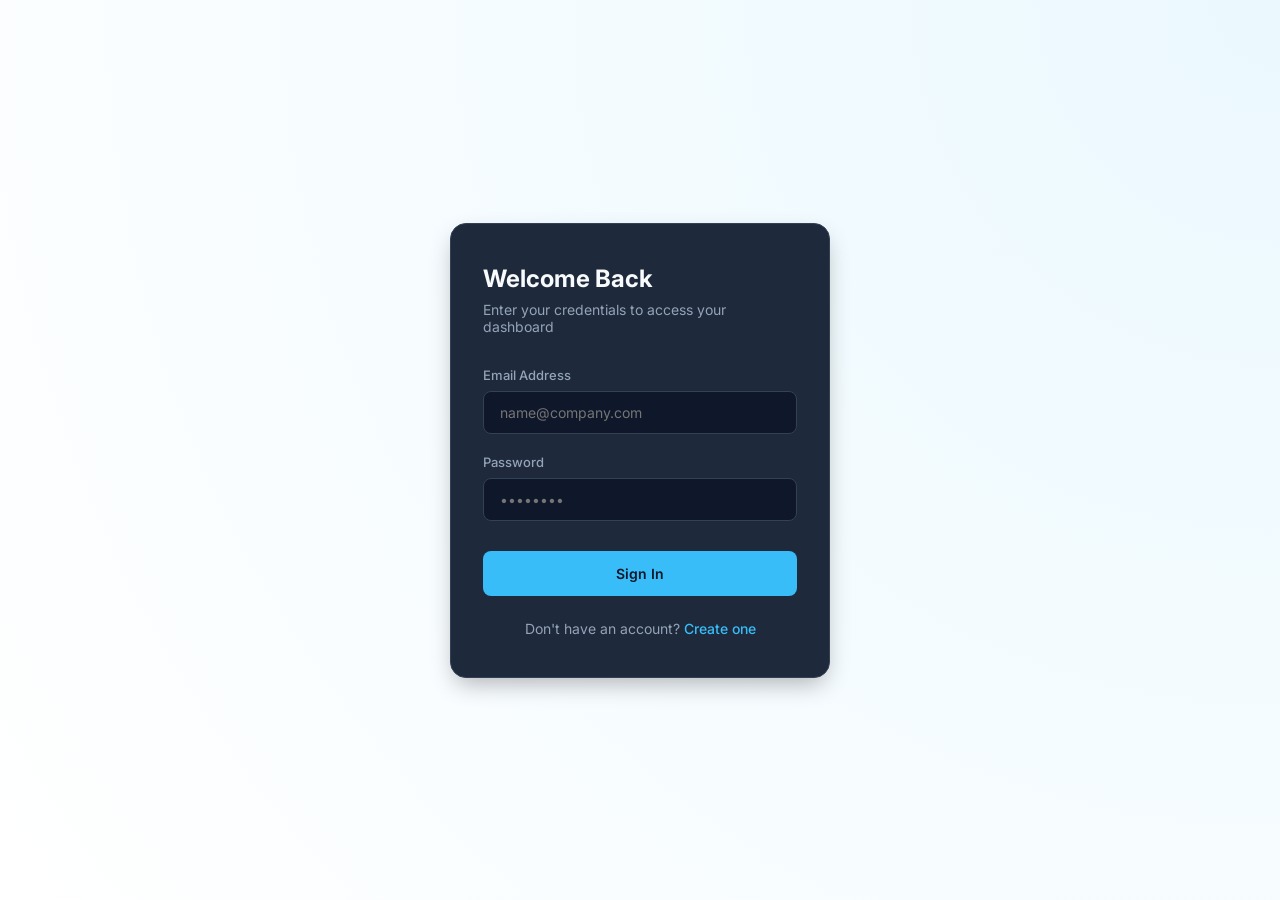
<file: index.html>
<!DOCTYPE html>
<html lang="en">
<head>
    <meta charset="UTF-8">
    <meta name="viewport" content="width=device-width, initial-scale=1.0">
    <title>SaaS LinkShortener - Access Portal</title>
    <link rel="stylesheet" href="style.css">
    <link href="https://fonts.googleapis.com/css2?family=Inter:wght@300;400;500;600;700&display=swap" rel="stylesheet">
</head>
<body class="auth-page">
    <div class="auth-container">
        <div class="auth-card" id="login-card">
            <h2>Welcome Back</h2>
            <p class="subtitle">Enter your credentials to access your dashboard</p>
            
            <form id="login-form">
                <div class="input-group">
                    <label for="login-email">Email Address</label>
                    <input type="email" id="login-email" required placeholder="name@company.com">
                </div>
                <div class="input-group">
                    <label for="login-password">Password</label>
                    <input type="password" id="login-password" required placeholder="••••••••">
                </div>
                <button type="submit" class="btn-primary">Sign In</button>
            </form>
            <p class="auth-footer">Don't have an account? <a href="#" id="show-register">Create one</a></p>
        </div>

        <div class="auth-card hidden" id="register-card">
            <h2>Create Account</h2>
            <p class="subtitle">Get started with the most advanced URL analytics tool</p>
            
            <form id="register-form">
                <div class="input-group">
                    <label for="register-email">Email Address</label>
                    <input type="email" id="register-email" required placeholder="name@company.com">
                </div>
                <div class="input-group">
                    <label for="register-password">Password</label>
                    <input type="password" id="register-password" required placeholder="••••••••">
                </div>
                <button type="submit" class="btn-primary">Register</button>
            </form>
            <p class="auth-footer">Already have an account? <a href="#" id="show-login">Sign In</a></p>
        </div>
    </div>
    
    <script src="app.js"></script>
</body>
</html>
</file>
<file: style.css>
/* --- CORE STYLING & VARIABLES --- */
:root {
    --bg-dark: #0f172a;
    --card-bg: #1e293b;
    --text-main: #f8fafc;
    --text-muted: #94a3b8;
    --accent: #38bdf8;
    --accent-hover: #0ea5e9;
    --border-color: #334155;
    --success: #34d399;
}

* {
    margin: 0;
    padding: 0;
    box-sizing: border-box;
    font-family: 'Inter', sans-serif;
}

body {
    background-color: var(--bg-dark);
    color: var(--text-main);
    min-height: 100vh;
}

/* Utilities */
.hidden { display: none !important; }

/* --- AUTH PAGE STYLING (LOGIN/REGISTER) --- */
body.auth-page {
    display: flex;
    justify-content: center;
    align-items: center;
    background: radial-gradient(circle at top right, rgba(56, 189, 248, 0.1), transparent);
}

.auth-container { width: 100%; max-width: 420px; padding: 20px; }

.auth-card {
    background-color: var(--card-bg);
    border: 1px solid var(--border-color);
    border-radius: 16px;
    padding: 40px 32px;
    box-shadow: 0 10px 25px -5px rgba(0, 0, 0, 0.3);
}

.auth-card h2 { font-size: 24px; font-weight: 700; margin-bottom: 8px; }
.subtitle { color: var(--text-muted); font-size: 14px; margin-bottom: 32px; }

.input-group { margin-bottom: 20px; display: flex; flex-direction: column; }
.input-group label { font-size: 13px; font-weight: 500; margin-bottom: 8px; color: var(--text-muted); }
.input-group input {
    background-color: var(--bg-dark);
    border: 1px solid var(--border-color);
    border-radius: 8px;
    padding: 12px 16px;
    color: var(--text-main);
    font-size: 14px;
}
.input-group input:focus { outline: none; border-color: var(--accent); box-shadow: 0 0 0 1px var(--accent); }

.btn-primary {
    background-color: var(--accent);
    color: #0f172a;
    border: none;
    border-radius: 8px;
    padding: 14px;
    font-size: 14px;
    font-weight: 600;
    width: 100%;
    cursor: pointer;
    margin-top: 10px;
}
.btn-primary:hover { background-color: var(--accent-hover); }

.auth-footer { text-align: center; margin-top: 24px; font-size: 14px; color: var(--text-muted); }
.auth-footer a { color: var(--accent); text-decoration: none; font-weight: 500; }
.auth-footer a:hover { text-decoration: underline; }

/* --- DASHBOARD PREMIUM STYLING --- */
body.dashboard-page {
    display: block; /* Overrides auth flex */
    padding: 40px 20px;
}

.dashboard-wrapper {
    width: 100%;
    max-width: 1000px;
    margin: 0 auto;
}

.db-header {
    display: flex;
    justify-content: space-between;
    align-items: center;
    margin-bottom: 40px;
    padding-bottom: 20px;
    border-bottom: 1px solid var(--border-color);
}

.logo-zone h1 { font-size: 24px; font-weight: 700; color: var(--text-main); }
.user-zone { display: flex; align-items: center; gap: 20px; }
#user-display { font-size: 14px; color: var(--text-muted); }

.btn-logout {
    background: transparent;
    color: #ef4444;
    border: 1px solid #ef4444;
    padding: 8px 16px;
    border-radius: 6px;
    cursor: pointer;
    font-weight: 500;
}
.btn-logout:hover { background: #ef4444; color: white; }

.shortener-box {
    background: var(--card-bg);
    padding: 30px;
    border-radius: 16px;
    border: 1px solid var(--border-color);
    margin-bottom: 40px;
}

.shortener-box h2 { font-size: 20px; margin-bottom: 8px; }

.shorten-input-row {
    display: flex;
    gap: 15px;
    margin-top: 20px;
}

.shorten-input-row input {
    flex: 1;
    padding: 16px 20px;
    border-radius: 12px;
    border: 1px solid var(--border-color);
    background: var(--bg-dark);
    color: white;
    font-size: 15px;
}
.shorten-input-row input:focus { outline: none; border-color: var(--accent); }

.btn-shorten {
    background: var(--accent);
    color: #0f172a;
    border: none;
    padding: 0 32px;
    border-radius: 12px;
    font-size: 15px;
    font-weight: 600;
    cursor: pointer;
}
.btn-shorten:hover { background: var(--accent-hover); }

.links-section h3 { font-size: 18px; margin-bottom: 20px; color: var(--text-main); }

.table-container {
    background: var(--card-bg);
    border-radius: 16px;
    border: 1px solid var(--border-color);
    overflow: hidden;
}

.links-table { width: 100%; border-collapse: collapse; text-align: left; }
.links-table th, .links-table td { padding: 16px 24px; border-bottom: 1px solid var(--border-color); }
.links-table th { background: rgba(0,0,0,0.2); color: var(--text-muted); font-size: 13px; text-transform: uppercase; }
.links-table td { font-size: 14px; color: var(--text-main); }
.links-table tr:hover td { background: rgba(255, 255, 255, 0.02); }
.links-table tr:last-child td { border-bottom: none; }

.empty-row { text-align: center; color: var(--text-muted) !important; padding: 40px !important; }

.result-card {
    margin-top: 20px;
    padding: 20px;
    background: rgba(52, 211, 153, 0.1);
    border: 1px solid var(--success);
    border-radius: 12px;
}
.result-card p { color: var(--success); font-weight: 500; margin-bottom: 10px; }
.copy-row { display: flex; gap: 10px; }
.copy-row input { flex: 1; padding: 12px; border-radius: 8px; border: 1px solid var(--success); background: var(--bg-dark); color: white; }
.btn-copy { background: var(--success); color: #0f172a; border: none; padding: 0 20px; border-radius: 8px; font-weight: 600; cursor: pointer; }
</file>
